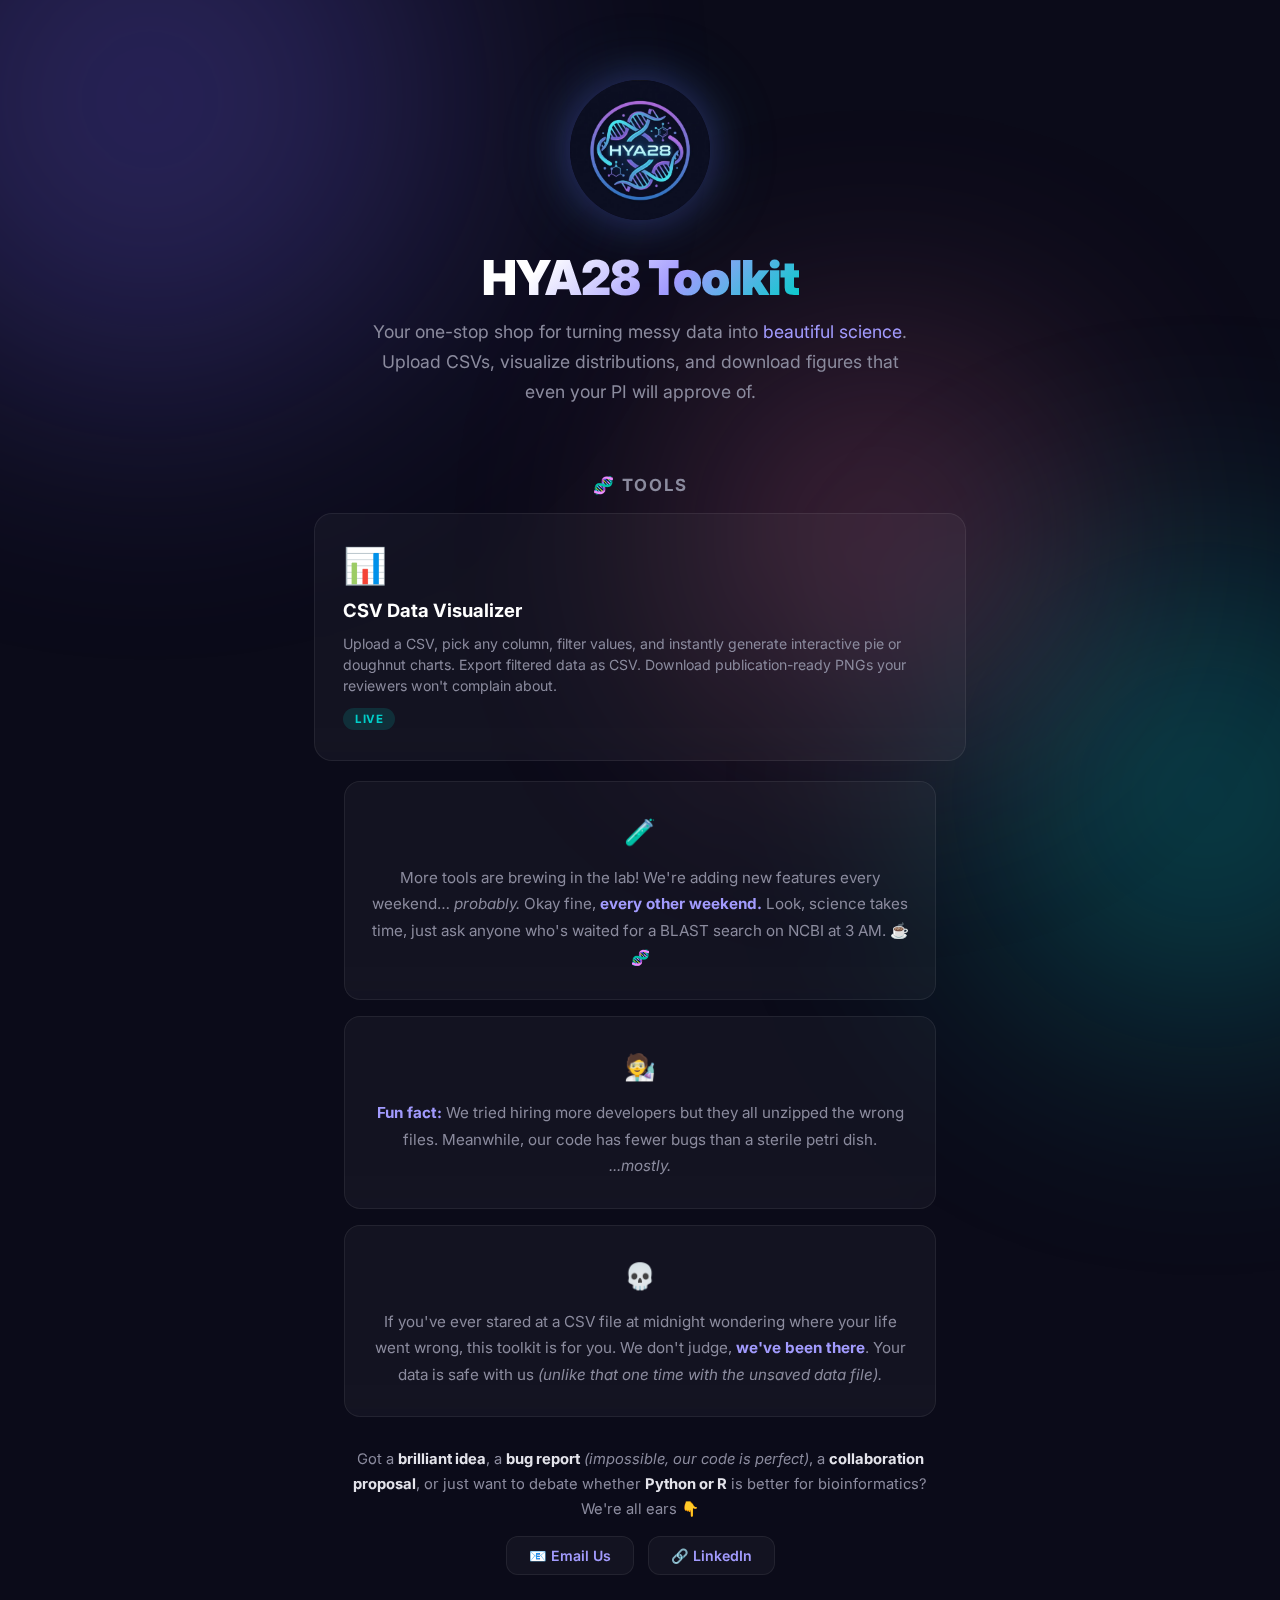
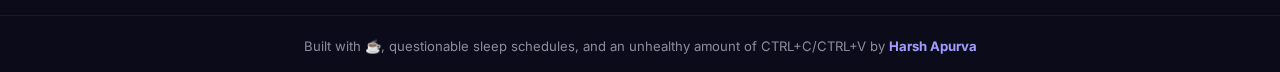
<file: index.html>
<!DOCTYPE html>
<html lang="en">
<head>
  <meta charset="UTF-8">
  <meta name="viewport" content="width=device-width, initial-scale=1.0">
  <title>HYA28 · Bioinformatics Toolkit</title>
  <meta name="description" content="HYA28 Bioinformatics Toolkit – Data analysis and visualization tools by Harsh Apurva.">
  <link rel="preconnect" href="https://fonts.googleapis.com">
  <link href="https://fonts.googleapis.com/css2?family=Inter:wght@400;500;600;700;800;900&display=swap" rel="stylesheet">
  <style>
    *, *::before, *::after { box-sizing: border-box; margin: 0; padding: 0; }

    :root {
      --bg: #0b0b19;
      --surface: rgba(255,255,255,0.035);
      --border: rgba(255,255,255,0.07);
      --text: #e4e4eb;
      --text-muted: #8b8b9e;
      --accent: #6c5ce7;
      --accent-light: #a29bfe;
      --accent-glow: rgba(108,92,231,0.35);
      --success: #00cec9;
      --font: 'Inter', -apple-system, BlinkMacSystemFont, sans-serif;
    }

    body {
      font-family: var(--font);
      background: var(--bg);
      color: var(--text);
      min-height: 100vh;
      overflow-x: hidden;
      display: flex;
      flex-direction: column;
    }

    .blob { position: fixed; border-radius: 50%; filter: blur(140px); opacity: 0.3; pointer-events: none; z-index: 0; }
    .blob-1 { width: 600px; height: 600px; background: var(--accent); top: -200px; left: -150px; animation: bf 22s ease-in-out infinite alternate; }
    .blob-2 { width: 450px; height: 450px; background: #00cec9; bottom: -120px; right: -150px; animation: bf 26s ease-in-out infinite alternate-reverse; }
    .blob-3 { width: 350px; height: 350px; background: #fd79a8; top: 40%; left: 55%; animation: bf 30s ease-in-out infinite alternate; }
    @keyframes bf { 0%{transform:translate(0,0) scale(1)} 100%{transform:translate(50px,40px) scale(1.15)} }

    .hero {
      position: relative; z-index: 1;
      display: flex; flex-direction: column; align-items: center; justify-content: center;
      text-align: center; padding: 80px 24px 28px;
    }

    .hero-logo {
      width: 140px; height: 140px; border-radius: 50%; object-fit: cover;
      box-shadow: 0 0 40px var(--accent-glow), 0 0 80px rgba(0,206,201,0.15);
      margin-bottom: 28px;
      animation: logoFloat 6s ease-in-out infinite;
    }
    @keyframes logoFloat { 0%,100%{transform:translateY(0)} 50%{transform:translateY(-10px)} }

    .hero h1 {
      font-size: 3rem; font-weight: 900; letter-spacing: -1px;
      background: linear-gradient(135deg, #fff 20%, var(--accent-light) 60%, var(--success));
      -webkit-background-clip: text; -webkit-text-fill-color: transparent; background-clip: text;
      margin-bottom: 10px;
    }

    .hero .tagline {
      color: var(--text-muted); font-size: 1.1rem; max-width: 540px; line-height: 1.7;
      margin-bottom: 40px;
    }
    .hero .tagline em { color: var(--accent-light); font-style: normal; }

    /* Tools */
    .tools-section {
      position: relative; z-index: 1;
      max-width: 700px; width: 100%; margin: 0 auto;
      padding: 0 24px 20px;
    }
    .tools-section h2 {
      font-size: 1.05rem; text-transform: uppercase; letter-spacing: 2px;
      color: var(--text-muted); margin-bottom: 18px; text-align: center;
    }
    .tool-card {
      background: var(--surface); border: 1px solid var(--border); border-radius: 18px;
      padding: 30px 28px; text-decoration: none; color: var(--text);
      backdrop-filter: blur(14px); -webkit-backdrop-filter: blur(14px);
      transition: transform 0.3s ease, box-shadow 0.3s ease, border-color 0.3s;
      display: flex; flex-direction: column; gap: 12px;
      animation: fadeUp 0.5s ease both;
    }
    .tool-card:hover {
      transform: translateY(-4px);
      box-shadow: 0 12px 40px rgba(0,0,0,0.3);
      border-color: var(--accent);
    }
    @keyframes fadeUp { from{opacity:0;transform:translateY(16px)} to{opacity:1;transform:translateY(0)} }
    .tool-icon { font-size: 2.2rem; }
    .tool-card h3 { font-size: 1.15rem; font-weight: 700; color: #fff; }
    .tool-card p { font-size: 0.88rem; color: var(--text-muted); line-height: 1.5; }
    .tool-badge {
      display: inline-block; align-self: flex-start;
      padding: 4px 12px; border-radius: 20px; font-size: 0.72rem; font-weight: 700;
      text-transform: uppercase; letter-spacing: 0.5px;
      background: rgba(0,206,201,0.15); color: var(--success);
    }

    /* Glass card */
    .glass-card {
      position: relative; z-index: 1;
      max-width: 640px; margin: 0 auto;
      padding: 0 24px 16px;
    }
    .glass-card .inner {
      background: var(--surface); border: 1px solid var(--border);
      border-radius: 16px; padding: 28px 26px;
      backdrop-filter: blur(14px); -webkit-backdrop-filter: blur(14px);
      font-size: 0.95rem; color: var(--text-muted); line-height: 1.75;
      text-align: center;
    }
    .glass-card .inner strong { color: var(--accent-light); }
    .glass-card .inner .emoji { font-size: 1.6rem; display: block; margin-bottom: 10px; }
    .glass-card .inner em { color: #8b8b9e; }

    /* Contact */
    .contact-section {
      position: relative; z-index: 1;
      text-align: center; max-width: 640px; margin: 0 auto;
      padding: 14px 24px 30px;
    }
    .contact-section p {
      font-size: 0.92rem; color: var(--text-muted); line-height: 1.7; margin-bottom: 14px;
    }
    .contact-section p strong { color: var(--text); }
    .contact-links { display: flex; gap: 14px; justify-content: center; flex-wrap: wrap; }
    .contact-links a {
      display: inline-flex; align-items: center; gap: 8px;
      padding: 10px 22px; border-radius: 12px;
      background: var(--surface); border: 1px solid var(--border);
      color: var(--accent-light); text-decoration: none; font-size: 0.88rem; font-weight: 600;
      transition: all 0.3s;
    }
    .contact-links a:hover {
      background: rgba(108,92,231,0.12); border-color: var(--accent);
      transform: translateY(-2px);
    }

    footer {
      position: relative; z-index: 1; text-align: center;
      padding: 22px 20px 18px; border-top: 1px solid var(--border);
      color: var(--text-muted); font-size: 0.82rem; margin-top: 10px;
    }
    footer strong { color: var(--accent-light); }

    @media (max-width: 600px) {
      .hero h1 { font-size: 2rem; }
      .hero-logo { width: 100px; height: 100px; }
    }
  </style>
</head>
<body>

  <div class="blob blob-1"></div>
  <div class="blob blob-2"></div>
  <div class="blob blob-3"></div>

  <section class="hero">
    <img src="Logo_HYA28.png" alt="HYA28 Logo" class="hero-logo">
    <h1>HYA28 Toolkit</h1>
    <p class="tagline">
      Your one-stop shop for turning messy data into <em>beautiful science</em>. 
      Upload CSVs, visualize distributions, and download figures that even your PI will approve of.
    </p>
  </section>

  <section class="tools-section">
    <h2>🧬 Tools</h2>
    <a href="csv-visualizer.html" class="tool-card">
      <span class="tool-icon">📊</span>
      <h3>CSV Data Visualizer</h3>
      <p>Upload a CSV, pick any column, filter values, and instantly generate interactive pie or doughnut charts. Export filtered data as CSV. Download publication-ready PNGs your reviewers won't complain about.</p>
      <span class="tool-badge">Live</span>
    </a>
  </section>

  <!-- Stay Tuned -->
  <div class="glass-card">
    <div class="inner">
      <span class="emoji">🧪</span>
      More tools are brewing in the lab! We're adding new features every weekend…
      <em>probably.</em> Okay fine, <strong>every other weekend.</strong>
      Look, science takes time, just ask anyone who's waited for a BLAST search on NCBI at 3 AM.
      ☕🧬
    </div>
  </div>

  <!-- DNA Joke -->
  <div class="glass-card">
    <div class="inner">
      <span class="emoji">🧑‍🔬</span>
      <strong>Fun fact:</strong> We tried hiring more developers but they all unzipped the wrong files.
      Meanwhile, our code has fewer bugs than a sterile petri dish.
      <em>...mostly.</em>
    </div>
  </div>

  <!-- Bioinformatics Reality -->
  <div class="glass-card">
    <div class="inner">
      <span class="emoji">💀</span>
      If you've ever stared at a CSV file at midnight wondering where your life went wrong,
      this toolkit is for you. We don't judge, <strong>we've been there</strong>.
      Your data is safe with us <em>(unlike that one time with the unsaved data file).</em>
    </div>
  </div>

  <!-- Contact -->
  <section class="contact-section">
    <p>
      Got a <strong>brilliant idea</strong>, a <strong>bug report</strong>
      <em>(impossible, our code is perfect)</em>,
      a <strong>collaboration proposal</strong>,
      or just want to debate whether <strong>Python or R</strong> is better for bioinformatics?
      We're all ears 👇
    </p>
    <div class="contact-links">
      <a href="mailto:harsh.bioinfo28@gmail.com">📧 Email Us</a>
      <a href="https://www.linkedin.com/in/harsh-apurva" target="_blank" rel="noopener noreferrer">🔗 LinkedIn</a>
    </div>
  </section>

  <footer>
    <p>Built with ☕, questionable sleep schedules, and an unhealthy amount of CTRL+C/CTRL+V by <strong>Harsh Apurva</strong></p>
  </footer>

</body>
</html>
</file>
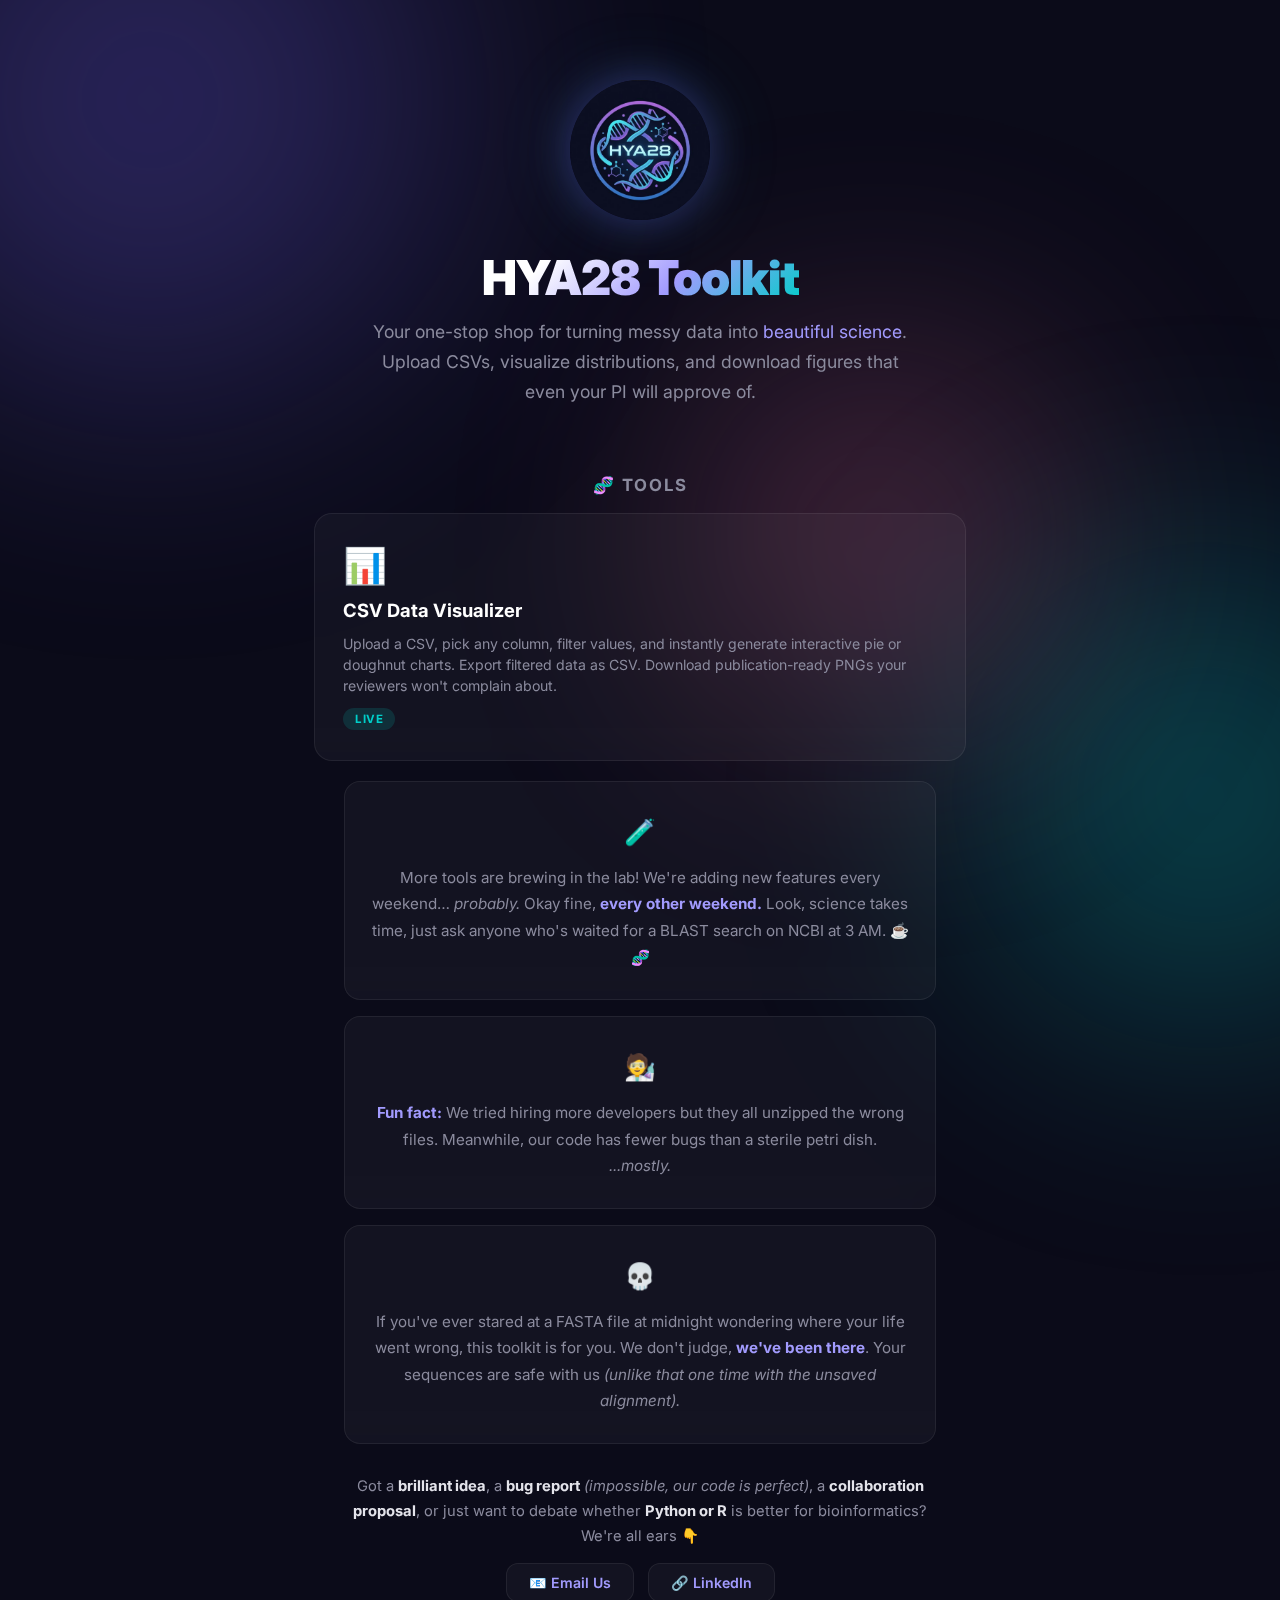
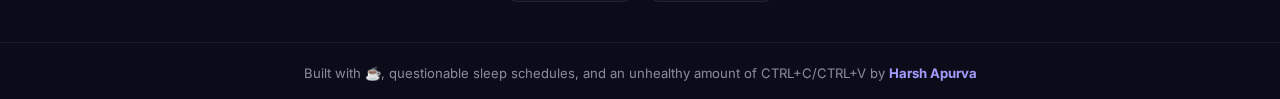
<file: Index.html>
<!DOCTYPE html>
<html lang="en">
<head>
  <meta charset="UTF-8">
  <meta name="viewport" content="width=device-width, initial-scale=1.0">
  <title>HYA28 · Bioinformatics Toolkit</title>
  <meta name="description" content="HYA28 Bioinformatics Toolkit – Data analysis and visualization tools by Harsh Apurva.">
  <link rel="preconnect" href="https://fonts.googleapis.com">
  <link href="https://fonts.googleapis.com/css2?family=Inter:wght@400;500;600;700;800;900&display=swap" rel="stylesheet">
  <style>
    *, *::before, *::after { box-sizing: border-box; margin: 0; padding: 0; }

    :root {
      --bg: #0b0b19;
      --surface: rgba(255,255,255,0.035);
      --border: rgba(255,255,255,0.07);
      --text: #e4e4eb;
      --text-muted: #8b8b9e;
      --accent: #6c5ce7;
      --accent-light: #a29bfe;
      --accent-glow: rgba(108,92,231,0.35);
      --success: #00cec9;
      --font: 'Inter', -apple-system, BlinkMacSystemFont, sans-serif;
    }

    body {
      font-family: var(--font);
      background: var(--bg);
      color: var(--text);
      min-height: 100vh;
      overflow-x: hidden;
      display: flex;
      flex-direction: column;
    }

    .blob { position: fixed; border-radius: 50%; filter: blur(140px); opacity: 0.3; pointer-events: none; z-index: 0; }
    .blob-1 { width: 600px; height: 600px; background: var(--accent); top: -200px; left: -150px; animation: bf 22s ease-in-out infinite alternate; }
    .blob-2 { width: 450px; height: 450px; background: #00cec9; bottom: -120px; right: -150px; animation: bf 26s ease-in-out infinite alternate-reverse; }
    .blob-3 { width: 350px; height: 350px; background: #fd79a8; top: 40%; left: 55%; animation: bf 30s ease-in-out infinite alternate; }
    @keyframes bf { 0%{transform:translate(0,0) scale(1)} 100%{transform:translate(50px,40px) scale(1.15)} }

    .hero {
      position: relative; z-index: 1;
      display: flex; flex-direction: column; align-items: center; justify-content: center;
      text-align: center; padding: 80px 24px 28px;
    }

    .hero-logo {
      width: 140px; height: 140px; border-radius: 50%; object-fit: cover;
      box-shadow: 0 0 40px var(--accent-glow), 0 0 80px rgba(0,206,201,0.15);
      margin-bottom: 28px;
      animation: logoFloat 6s ease-in-out infinite;
    }
    @keyframes logoFloat { 0%,100%{transform:translateY(0)} 50%{transform:translateY(-10px)} }

    .hero h1 {
      font-size: 3rem; font-weight: 900; letter-spacing: -1px;
      background: linear-gradient(135deg, #fff 20%, var(--accent-light) 60%, var(--success));
      -webkit-background-clip: text; -webkit-text-fill-color: transparent; background-clip: text;
      margin-bottom: 10px;
    }

    .hero .tagline {
      color: var(--text-muted); font-size: 1.1rem; max-width: 540px; line-height: 1.7;
      margin-bottom: 40px;
    }
    .hero .tagline em { color: var(--accent-light); font-style: normal; }

    /* Tools */
    .tools-section {
      position: relative; z-index: 1;
      max-width: 700px; width: 100%; margin: 0 auto;
      padding: 0 24px 20px;
    }
    .tools-section h2 {
      font-size: 1.05rem; text-transform: uppercase; letter-spacing: 2px;
      color: var(--text-muted); margin-bottom: 18px; text-align: center;
    }
    .tool-card {
      background: var(--surface); border: 1px solid var(--border); border-radius: 18px;
      padding: 30px 28px; text-decoration: none; color: var(--text);
      backdrop-filter: blur(14px); -webkit-backdrop-filter: blur(14px);
      transition: transform 0.3s ease, box-shadow 0.3s ease, border-color 0.3s;
      display: flex; flex-direction: column; gap: 12px;
      animation: fadeUp 0.5s ease both;
    }
    .tool-card:hover {
      transform: translateY(-4px);
      box-shadow: 0 12px 40px rgba(0,0,0,0.3);
      border-color: var(--accent);
    }
    @keyframes fadeUp { from{opacity:0;transform:translateY(16px)} to{opacity:1;transform:translateY(0)} }
    .tool-icon { font-size: 2.2rem; }
    .tool-card h3 { font-size: 1.15rem; font-weight: 700; color: #fff; }
    .tool-card p { font-size: 0.88rem; color: var(--text-muted); line-height: 1.5; }
    .tool-badge {
      display: inline-block; align-self: flex-start;
      padding: 4px 12px; border-radius: 20px; font-size: 0.72rem; font-weight: 700;
      text-transform: uppercase; letter-spacing: 0.5px;
      background: rgba(0,206,201,0.15); color: var(--success);
    }

    /* Glass card */
    .glass-card {
      position: relative; z-index: 1;
      max-width: 640px; margin: 0 auto;
      padding: 0 24px 16px;
    }
    .glass-card .inner {
      background: var(--surface); border: 1px solid var(--border);
      border-radius: 16px; padding: 28px 26px;
      backdrop-filter: blur(14px); -webkit-backdrop-filter: blur(14px);
      font-size: 0.95rem; color: var(--text-muted); line-height: 1.75;
      text-align: center;
    }
    .glass-card .inner strong { color: var(--accent-light); }
    .glass-card .inner .emoji { font-size: 1.6rem; display: block; margin-bottom: 10px; }
    .glass-card .inner em { color: #8b8b9e; }

    /* Contact */
    .contact-section {
      position: relative; z-index: 1;
      text-align: center; max-width: 640px; margin: 0 auto;
      padding: 14px 24px 30px;
    }
    .contact-section p {
      font-size: 0.92rem; color: var(--text-muted); line-height: 1.7; margin-bottom: 14px;
    }
    .contact-section p strong { color: var(--text); }
    .contact-links { display: flex; gap: 14px; justify-content: center; flex-wrap: wrap; }
    .contact-links a {
      display: inline-flex; align-items: center; gap: 8px;
      padding: 10px 22px; border-radius: 12px;
      background: var(--surface); border: 1px solid var(--border);
      color: var(--accent-light); text-decoration: none; font-size: 0.88rem; font-weight: 600;
      transition: all 0.3s;
    }
    .contact-links a:hover {
      background: rgba(108,92,231,0.12); border-color: var(--accent);
      transform: translateY(-2px);
    }

    footer {
      position: relative; z-index: 1; text-align: center;
      padding: 22px 20px 18px; border-top: 1px solid var(--border);
      color: var(--text-muted); font-size: 0.82rem; margin-top: 10px;
    }
    footer strong { color: var(--accent-light); }

    @media (max-width: 600px) {
      .hero h1 { font-size: 2rem; }
      .hero-logo { width: 100px; height: 100px; }
    }
  </style>
</head>
<body>

  <div class="blob blob-1"></div>
  <div class="blob blob-2"></div>
  <div class="blob blob-3"></div>

  <section class="hero">
    <img src="Logo_HYA28.png" alt="HYA28 Logo" class="hero-logo">
    <h1>HYA28 Toolkit</h1>
    <p class="tagline">
      Your one-stop shop for turning messy data into <em>beautiful science</em>. 
      Upload CSVs, visualize distributions, and download figures that even your PI will approve of.
    </p>
  </section>

  <section class="tools-section">
    <h2>🧬 Tools</h2>
    <a href="csv-visualizer.html" class="tool-card">
      <span class="tool-icon">📊</span>
      <h3>CSV Data Visualizer</h3>
      <p>Upload a CSV, pick any column, filter values, and instantly generate interactive pie or doughnut charts. Export filtered data as CSV. Download publication-ready PNGs your reviewers won't complain about.</p>
      <span class="tool-badge">Live</span>
    </a>
  </section>

  <!-- Stay Tuned -->
  <div class="glass-card">
    <div class="inner">
      <span class="emoji">🧪</span>
      More tools are brewing in the lab! We're adding new features every weekend…
      <em>probably.</em> Okay fine, <strong>every other weekend.</strong>
      Look, science takes time, just ask anyone who's waited for a BLAST search on NCBI at 3 AM.
      ☕🧬
    </div>
  </div>

  <!-- DNA Joke -->
  <div class="glass-card">
    <div class="inner">
      <span class="emoji">🧑‍🔬</span>
      <strong>Fun fact:</strong> We tried hiring more developers but they all unzipped the wrong files.
      Meanwhile, our code has fewer bugs than a sterile petri dish.
      <em>...mostly.</em>
    </div>
  </div>

  <!-- Bioinformatics Reality -->
  <div class="glass-card">
    <div class="inner">
      <span class="emoji">💀</span>
      If you've ever stared at a FASTA file at midnight wondering where your life went wrong,
      this toolkit is for you. We don't judge, <strong>we've been there</strong>.
      Your sequences are safe with us <em>(unlike that one time with the unsaved alignment).</em>
    </div>
  </div>

  <!-- Contact -->
  <section class="contact-section">
    <p>
      Got a <strong>brilliant idea</strong>, a <strong>bug report</strong>
      <em>(impossible, our code is perfect)</em>,
      a <strong>collaboration proposal</strong>,
      or just want to debate whether <strong>Python or R</strong> is better for bioinformatics?
      We're all ears 👇
    </p>
    <div class="contact-links">
      <a href="mailto:harsh.bioinfo28@gmail.com">📧 Email Us</a>
      <a href="https://www.linkedin.com/in/harsh-apurva" target="_blank" rel="noopener noreferrer">🔗 LinkedIn</a>
    </div>
  </section>

  <footer>
    <p>Built with ☕, questionable sleep schedules, and an unhealthy amount of CTRL+C/CTRL+V by <strong>Harsh Apurva</strong></p>
  </footer>

</body>
</html>
</file>
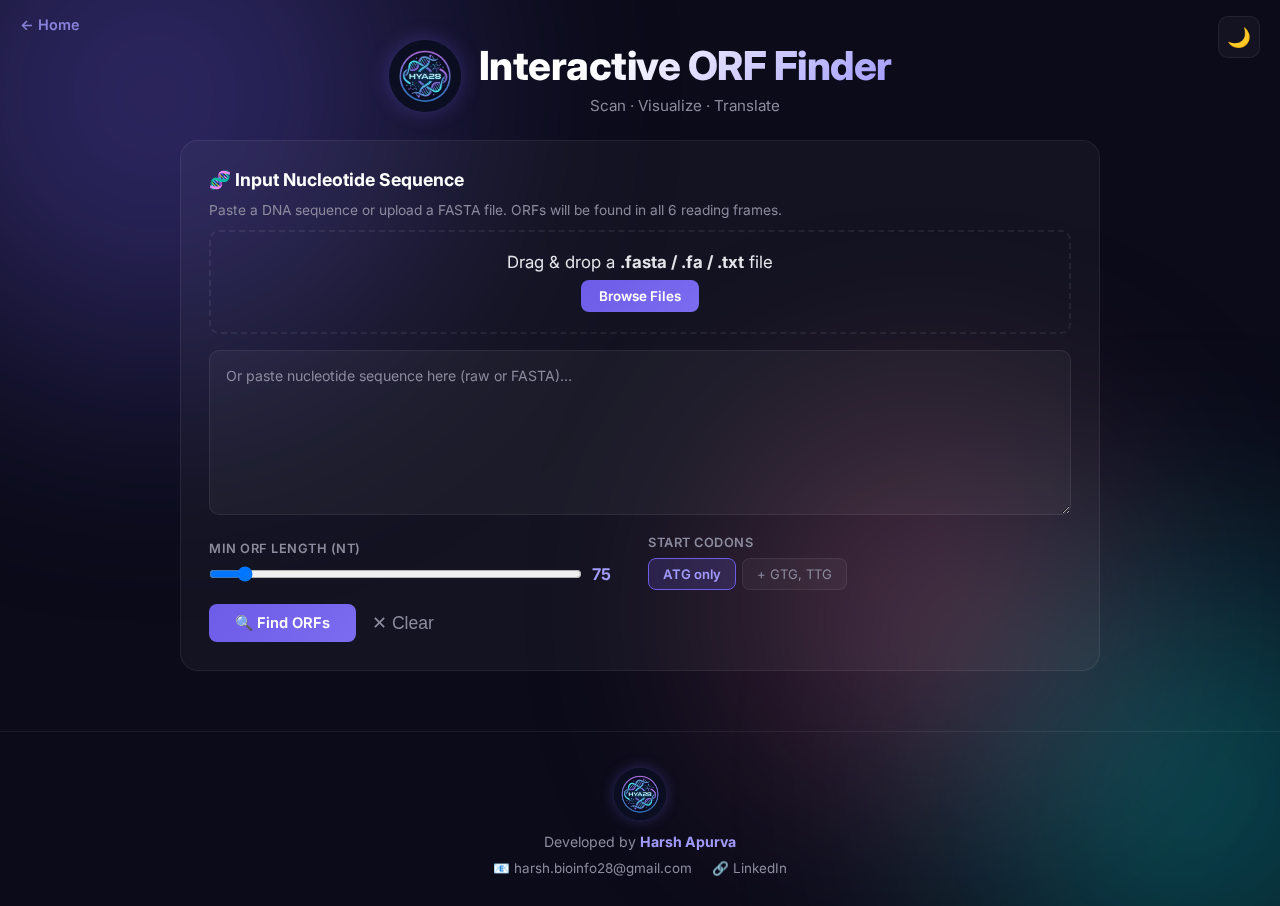
<file: orf-finder.html>
<!DOCTYPE html>
<html lang="en" data-theme="dark">
<head>
  <meta charset="UTF-8">
  <meta name="viewport" content="width=device-width, initial-scale=1.0">
  <title>HYA28 · Interactive ORF Finder</title>
  <meta name="description" content="Find open reading frames in DNA sequences. Visualize ORFs across all 6 reading frames in a genome-browser-style interactive view.">
  <link rel="preconnect" href="https://fonts.googleapis.com">
  <link href="https://fonts.googleapis.com/css2?family=Inter:wght@400;500;600;700;800&display=swap" rel="stylesheet">
  <link rel="stylesheet" href="styles.css">
</head>
<body>

  <div class="blob blob-1"></div>
  <div class="blob blob-2"></div>
  <div class="blob blob-3"></div>

  <header>
    <a href="index.html" class="home-link" title="Back to HYA28 Toolkit">← Home</a>
    <div class="header-inner">
      <a href="index.html" title="Back to HYA28 Toolkit"><img src="Logo_HYA28.png" alt="HYA28 Logo" class="header-logo"></a>
      <div>
        <h1>Interactive ORF Finder</h1>
        <p class="subtitle">Scan · Visualize · Translate</p>
      </div>
    </div>
    <button class="theme-toggle" id="themeToggle" title="Toggle light/dark theme">🌙</button>
  </header>

  <main>
    <!-- Input -->
    <section class="card" id="inputCard">
      <h2>🧬 Input Nucleotide Sequence</h2>
      <p class="controls-hint">Paste a DNA sequence or upload a FASTA file. ORFs will be found in all 6 reading frames.</p>
      <div class="upload-zone" id="dropZone" style="margin-bottom:16px;min-height:auto;padding:20px;">
        <p class="upload-text" style="margin-bottom:8px;">Drag & drop a <strong>.fasta / .fa / .txt</strong> file</p>
        <label for="fastaUpload" class="btn-primary" style="font-size:0.84rem;padding:8px 18px;">Browse Files</label>
        <input type="file" id="fastaUpload" accept=".fasta,.fa,.fna,.faa,.txt" hidden>
      </div>
      <textarea id="seqInput" class="seq-textarea" rows="6" placeholder="Or paste nucleotide sequence here (raw or FASTA)…" spellcheck="false"></textarea>
      <div style="display:flex;flex-wrap:wrap;gap:16px;margin-top:16px;align-items:center;">
        <div class="option-group" style="min-width:180px;">
          <label class="option-label">Min ORF Length (nt)</label>
          <div style="display:flex;align-items:center;gap:10px;">
            <input type="range" id="minLenSlider" min="30" max="600" value="75" step="3" style="flex:1;">
            <span id="minLenVal" style="font-weight:700;color:var(--accent-light);min-width:40px;">75</span>
          </div>
        </div>
        <div class="option-group" style="min-width:180px;">
          <label class="option-label">Start Codons</label>
          <div class="toggle-group">
            <button class="toggle-btn active" data-start="atg" id="startATG">ATG only</button>
            <button class="toggle-btn" data-start="alt" id="startAlt">+ GTG, TTG</button>
          </div>
        </div>
      </div>
      <div style="display:flex;gap:10px;margin-top:14px;flex-wrap:wrap;">
        <button class="btn-primary" id="findBtn">🔍 Find ORFs</button>
        <button class="btn-clear" id="clearBtn">✕ Clear</button>
      </div>
      <div id="seqError" class="seq-error" style="display:none;"></div>
    </section>

    <!-- Results -->
    <div id="resultsContainer" style="display:none;">

      <!-- Summary -->
      <section class="card">
        <h2>📋 ORF Summary</h2>
        <div class="stats-grid" id="summaryGrid"></div>
      </section>

      <!-- Genome Browser -->
      <section class="card">
        <h2>🗺️ Genome Browser</h2>
        <p class="controls-hint">Click any ORF bar to see its details. Colors represent reading frames.</p>
        <div id="genomeBrowser" class="genome-browser"></div>
      </section>

      <!-- ORF Detail -->
      <section class="card" id="orfDetailCard" style="display:none;">
        <h2>🔬 ORF Details</h2>
        <div class="stats-grid" id="orfDetailGrid"></div>
        <div style="margin-top:14px;">
          <label class="option-label">Protein Translation</label>
          <div class="seq-display-box" id="orfProteinBox" style="max-height:150px;overflow-y:auto;"></div>
        </div>
      </section>

      <!-- ORF Table -->
      <section class="card">
        <h2>📊 All ORFs <span class="badge" id="orfCount"></span></h2>
        <div class="table-scroll" style="max-height:400px;">
          <table id="orfTable">
            <thead><tr><th>#</th><th>Frame</th><th>Start</th><th>End</th><th>Length (nt)</th><th>Length (aa)</th><th>Protein Preview</th></tr></thead>
            <tbody id="orfBody"></tbody>
          </table>
        </div>
      </section>
    </div>
  </main>

  <footer>
    <img src="Logo_HYA28.png" alt="HYA28" class="footer-logo">
    <p>Developed by <strong>Harsh Apurva</strong></p>
    <div class="footer-links">
      <a href="mailto:harsh.bioinfo28@gmail.com" title="Email">📧 harsh.bioinfo28@gmail.com</a>
      <a href="https://www.linkedin.com/in/harsh-apurva" target="_blank" rel="noopener noreferrer" title="LinkedIn">🔗 LinkedIn</a>
    </div>
  </footer>

<script>
// ===== Theme =====
const themeToggle = document.getElementById('themeToggle');
function applyTheme(t) { document.documentElement.setAttribute('data-theme', t); themeToggle.textContent = t === 'dark' ? '🌙' : '☀️'; }
applyTheme(localStorage.getItem('hya28-theme') || 'dark');
themeToggle.addEventListener('click', () => {
  const next = document.documentElement.getAttribute('data-theme') === 'dark' ? 'light' : 'dark';
  localStorage.setItem('hya28-theme', next); applyTheme(next);
});

// ===== Codon Table =====
const CODON_TABLE = {
  'TTT':'F','TTC':'F','TTA':'L','TTG':'L','CTT':'L','CTC':'L','CTA':'L','CTG':'L',
  'ATT':'I','ATC':'I','ATA':'I','ATG':'M','GTT':'V','GTC':'V','GTA':'V','GTG':'V',
  'TCT':'S','TCC':'S','TCA':'S','TCG':'S','CCT':'P','CCC':'P','CCA':'P','CCG':'P',
  'ACT':'T','ACC':'T','ACA':'T','ACG':'T','GCT':'A','GCC':'A','GCA':'A','GCG':'A',
  'TAT':'Y','TAC':'Y','TAA':'*','TAG':'*','TGT':'C','TGC':'C','TGA':'*','TGG':'W',
  'CGT':'R','CGC':'R','CGA':'R','CGG':'R','AGT':'S','AGC':'S','AGA':'R','AGG':'R',
  'GAT':'D','GAC':'D','GAA':'E','GAG':'E','GGT':'G','GGC':'G','GGA':'G','GGG':'G'
};

const STOP_CODONS = new Set(['TAA', 'TAG', 'TGA']);
const FRAME_COLORS = ['#6c5ce7', '#00cec9', '#fd79a8', '#0984e3', '#e17055', '#00b894'];

// ===== DOM =====
const seqInput = document.getElementById('seqInput');
const findBtn = document.getElementById('findBtn');
const clearBtn = document.getElementById('clearBtn');
const seqError = document.getElementById('seqError');
const minLenSlider = document.getElementById('minLenSlider');
const minLenVal = document.getElementById('minLenVal');
const dropZone = document.getElementById('dropZone');
const fastaUpload = document.getElementById('fastaUpload');

let startCodons = ['ATG'];
let allOrfs = [];

// ===== File Upload =====
dropZone.addEventListener('click', (e) => { if (e.target.tagName !== 'LABEL') fastaUpload.click(); });
dropZone.addEventListener('dragover', (e) => { e.preventDefault(); dropZone.classList.add('drag-over'); });
dropZone.addEventListener('dragleave', () => dropZone.classList.remove('drag-over'));
dropZone.addEventListener('drop', (e) => {
  e.preventDefault(); dropZone.classList.remove('drag-over');
  const file = e.dataTransfer.files[0];
  if (file) readFastaFile(file);
});
fastaUpload.addEventListener('change', (e) => { if (e.target.files[0]) readFastaFile(e.target.files[0]); });

function readFastaFile(file) {
  const reader = new FileReader();
  reader.onload = (e) => { seqInput.value = e.target.result; };
  reader.readAsText(file);
}

minLenSlider.addEventListener('input', () => { minLenVal.textContent = minLenSlider.value; });

// Start codon toggle
document.getElementById('startATG').addEventListener('click', () => {
  startCodons = ['ATG'];
  document.getElementById('startATG').classList.add('active');
  document.getElementById('startAlt').classList.remove('active');
});
document.getElementById('startAlt').addEventListener('click', () => {
  startCodons = ['ATG', 'GTG', 'TTG'];
  document.getElementById('startAlt').classList.add('active');
  document.getElementById('startATG').classList.remove('active');
});

// ===== Parse =====
function parseFasta(raw) {
  return raw.split(/\r?\n/).filter(l => !l.trim().startsWith('>')).join('').replace(/\s+/g, '').toUpperCase();
}

function reverseComplement(seq) {
  const comp = { 'A':'T','T':'A','G':'C','C':'G' };
  return seq.split('').reverse().map(c => comp[c] || c).join('');
}

function translateSeq(seq) {
  let protein = '';
  for (let i = 0; i <= seq.length - 3; i += 3) {
    protein += CODON_TABLE[seq.slice(i, i + 3)] || '?';
  }
  return protein;
}

// ===== Find ORFs =====
function findORFs(seq, minLen) {
  const orfs = [];
  const revComp = reverseComplement(seq);
  const seqLen = seq.length;

  // Forward frames
  for (let frame = 0; frame < 3; frame++) {
    scanFrame(seq, frame, `+${frame + 1}`, orfs, minLen, seqLen, false);
  }
  // Reverse frames
  for (let frame = 0; frame < 3; frame++) {
    scanFrame(revComp, frame, `-${frame + 1}`, orfs, minLen, seqLen, true);
  }

  orfs.sort((a, b) => b.length - a.length);
  return orfs;
}

function scanFrame(seq, frameOffset, frameLabel, orfs, minLen, seqLen, isReverse) {
  let startPositions = [];
  for (let i = frameOffset; i <= seq.length - 3; i += 3) {
    const codon = seq.slice(i, i + 3);
    if (startCodons.includes(codon)) {
      startPositions.push(i);
    }
    if (STOP_CODONS.has(codon)) {
      for (const startPos of startPositions) {
        const orfLen = i + 3 - startPos;
        if (orfLen >= minLen) {
          const orfSeq = seq.slice(startPos, i + 3);
          const protein = translateSeq(orfSeq);
          let genomeStart, genomeEnd;
          if (isReverse) {
            genomeStart = seqLen - (i + 3);
            genomeEnd = seqLen - startPos;
          } else {
            genomeStart = startPos;
            genomeEnd = i + 3;
          }
          orfs.push({
            start: genomeStart,
            end: genomeEnd,
            frame: frameLabel,
            length: orfLen,
            protein: protein,
            aaLength: Math.floor(orfLen / 3)
          });
        }
      }
      startPositions = [];
    }
  }
}

// ===== Render =====
function renderSummary(orfs, seqLen) {
  const grid = document.getElementById('summaryGrid');
  const frames = {};
  orfs.forEach(o => { frames[o.frame] = (frames[o.frame] || 0) + 1; });
  const longest = orfs.length > 0 ? orfs[0] : null;
  grid.innerHTML = `
    <div class="stat-box"><div class="stat-label">Sequence Length</div><div class="stat-value">${seqLen.toLocaleString()} bp</div></div>
    <div class="stat-box"><div class="stat-label">Total ORFs</div><div class="stat-value">${orfs.length}</div></div>
    <div class="stat-box"><div class="stat-label">Longest ORF</div><div class="stat-value">${longest ? longest.length + ' nt' : 'N/A'}</div></div>
    <div class="stat-box"><div class="stat-label">Frames with ORFs</div><div class="stat-value">${Object.keys(frames).length} / 6</div></div>
  `;
}

function renderGenomeBrowser(orfs, seqLen) {
  const browser = document.getElementById('genomeBrowser');
  const frameOrder = ['+1', '+2', '+3', '-1', '-2', '-3'];
  const grouped = {};
  frameOrder.forEach(f => grouped[f] = []);
  orfs.forEach(o => { if (grouped[o.frame]) grouped[o.frame].push(o); });

  let html = `<div class="genome-ruler"><div class="ruler-label">0</div><div class="ruler-label">${Math.floor(seqLen/4)}</div><div class="ruler-label">${Math.floor(seqLen/2)}</div><div class="ruler-label">${Math.floor(3*seqLen/4)}</div><div class="ruler-label">${seqLen}</div></div>`;

  frameOrder.forEach((frame, fi) => {
    const orfBars = grouped[frame];
    const color = FRAME_COLORS[fi];
    const direction = frame.startsWith('+') ? '→' : '←';
    html += `<div class="genome-track">
      <div class="track-label">${direction} ${frame}</div>
      <div class="track-bar">`;
    orfBars.forEach((orf, idx) => {
      const left = (orf.start / seqLen * 100).toFixed(2);
      const width = Math.max(((orf.end - orf.start) / seqLen * 100), 0.3).toFixed(2);
      html += `<div class="orf-bar" style="left:${left}%;width:${width}%;background:${color};" data-orf-idx="${orfs.indexOf(orf)}" title="Frame ${frame}: ${orf.start}-${orf.end} (${orf.length}nt)"></div>`;
    });
    html += `</div></div>`;
  });

  browser.innerHTML = html;

  // Click events
  browser.querySelectorAll('.orf-bar').forEach(bar => {
    bar.addEventListener('click', () => {
      const idx = parseInt(bar.dataset.orfIdx);
      showOrfDetail(allOrfs[idx]);
      // highlight
      browser.querySelectorAll('.orf-bar').forEach(b => b.classList.remove('orf-selected'));
      bar.classList.add('orf-selected');
    });
  });
}

function showOrfDetail(orf) {
  const card = document.getElementById('orfDetailCard');
  card.style.display = 'block';
  document.getElementById('orfDetailGrid').innerHTML = `
    <div class="stat-box"><div class="stat-label">Frame</div><div class="stat-value">${orf.frame}</div></div>
    <div class="stat-box"><div class="stat-label">Start</div><div class="stat-value">${orf.start}</div></div>
    <div class="stat-box"><div class="stat-label">End</div><div class="stat-value">${orf.end}</div></div>
    <div class="stat-box"><div class="stat-label">Length</div><div class="stat-value">${orf.length} nt (${orf.aaLength} aa)</div></div>
  `;
  const proteinBox = document.getElementById('orfProteinBox');
  let formatted = '';
  for (let i = 0; i < orf.protein.length; i += 60) formatted += orf.protein.slice(i, i + 60) + '\n';
  proteinBox.textContent = formatted.trimEnd();
  card.scrollIntoView({ behavior: 'smooth', block: 'center' });
}

function renderOrfTable(orfs) {
  document.getElementById('orfCount').textContent = orfs.length;
  const body = document.getElementById('orfBody');
  body.innerHTML = orfs.map((o, i) => `
    <tr class="orf-row" data-idx="${i}" style="cursor:pointer;">
      <td>${i + 1}</td>
      <td><span style="color:${FRAME_COLORS[['+1','+2','+3','-1','-2','-3'].indexOf(o.frame)]};font-weight:700;">${o.frame}</span></td>
      <td>${o.start}</td>
      <td>${o.end}</td>
      <td>${o.length}</td>
      <td>${o.aaLength}</td>
      <td><code style="font-size:0.78rem;">${o.protein.slice(0, 30)}${o.protein.length > 30 ? '…' : ''}</code></td>
    </tr>
  `).join('');

  body.querySelectorAll('.orf-row').forEach(row => {
    row.addEventListener('click', () => {
      showOrfDetail(allOrfs[parseInt(row.dataset.idx)]);
    });
  });
}

// ===== Main =====
findBtn.addEventListener('click', () => {
  seqError.style.display = 'none';
  const raw = seqInput.value.trim();
  if (!raw) { seqError.textContent = 'Please paste a nucleotide sequence.'; seqError.style.display = 'block'; return; }

  const seq = parseFasta(raw);
  if (!/^[ACGT]+$/.test(seq)) { seqError.textContent = 'Invalid characters found. Only A, C, G, T are allowed for DNA.'; seqError.style.display = 'block'; return; }

  const minLen = parseInt(minLenSlider.value);
  allOrfs = findORFs(seq, minLen);

  document.getElementById('resultsContainer').style.display = 'block';
  document.getElementById('orfDetailCard').style.display = 'none';
  renderSummary(allOrfs, seq.length);
  renderGenomeBrowser(allOrfs, seq.length);
  renderOrfTable(allOrfs);

  document.getElementById('resultsContainer').scrollIntoView({ behavior: 'smooth', block: 'start' });
});

clearBtn.addEventListener('click', () => {
  seqInput.value = '';
  seqError.style.display = 'none';
  document.getElementById('resultsContainer').style.display = 'none';
  allOrfs = [];
});
</script>
</body>
</html>
</file>
<file: styles.css>
/* ===== Reset & Base ===== */
*, *::before, *::after { box-sizing: border-box; margin: 0; padding: 0; }

/* ===== Dark Theme (default) ===== */
:root, [data-theme="dark"] {
  --bg:           #0b0b19;
  --surface:      rgba(255,255,255,0.035);
  --surface-hover: rgba(255,255,255,0.06);
  --border:       rgba(255,255,255,0.07);
  --text:         #e4e4eb;
  --text-muted:   #8b8b9e;
  --accent:       #6c5ce7;
  --accent-light: #a29bfe;
  --accent-glow:  rgba(108,92,231,0.35);
  --success:      #00cec9;
  --radius:       18px;
  --radius-sm:    10px;
  --font:         'Inter', -apple-system, BlinkMacSystemFont, sans-serif;
  --card-title:   #fff;
  --table-head-bg: rgba(108,92,231,0.15);
  --tooltip-bg:   rgba(26,26,46,0.95);
  --chart-border: rgba(11,11,25,0.6);
  --blob-opacity: 0.35;
  --png-bg:       #ffffff;
  --png-title:    #1a1a2e;
  --png-text:     #333;
}

/* ===== Light Theme ===== */
[data-theme="light"] {
  --bg:           #f3f4f8;
  --surface:      rgba(255,255,255,0.85);
  --surface-hover: rgba(255,255,255,0.95);
  --border:       rgba(0,0,0,0.08);
  --text:         #1a1a2e;
  --text-muted:   #6b6b80;
  --accent:       #6c5ce7;
  --accent-light: #5a4bd1;
  --accent-glow:  rgba(108,92,231,0.2);
  --success:      #00a89e;
  --card-title:   #1a1a2e;
  --table-head-bg: rgba(108,92,231,0.1);
  --tooltip-bg:   rgba(255,255,255,0.95);
  --chart-border: rgba(255,255,255,0.8);
  --blob-opacity: 0.15;
}

body {
  font-family: var(--font);
  background: var(--bg);
  color: var(--text);
  min-height: 100vh;
  overflow-x: hidden;
  position: relative;
  transition: background 0.3s, color 0.3s;
}

/* ===== Blobs ===== */
.blob { position: fixed; border-radius: 50%; filter: blur(130px); opacity: var(--blob-opacity); pointer-events: none; z-index: 0; transition: opacity 0.3s; }
.blob-1 { width: 550px; height: 550px; background: var(--accent); top: -180px; left: -120px; animation: blobFloat 20s ease-in-out infinite alternate; }
.blob-2 { width: 420px; height: 420px; background: #00cec9; bottom: -100px; right: -120px; animation: blobFloat 24s ease-in-out infinite alternate-reverse; }
.blob-3 { width: 320px; height: 320px; background: #fd79a8; top: 50%; left: 60%; animation: blobFloat 28s ease-in-out infinite alternate; }
@keyframes blobFloat { 0% { transform: translate(0,0) scale(1); } 100% { transform: translate(50px,35px) scale(1.18); } }

/* ===== Header ===== */
header { position: relative; z-index: 1; text-align: center; padding: 40px 20px 24px; }
.home-link {
  position: absolute; top: 16px; left: 20px;
  color: var(--accent-light); text-decoration: none; font-size: 0.9rem; font-weight: 600;
  transition: color 0.2s; opacity: 0.8;
}
.home-link:hover { opacity: 1; color: var(--card-title); }
.header-inner { display: inline-flex; align-items: center; gap: 18px; }
.header-logo { width: 72px; height: 72px; flex-shrink: 0; border-radius: 50%; object-fit: cover; box-shadow: 0 0 20px var(--accent-glow); }
header h1 {
  font-size: 2.5rem; font-weight: 800; letter-spacing: -0.5px;
  background: linear-gradient(135deg, var(--card-title) 30%, var(--accent-light));
  -webkit-background-clip: text; -webkit-text-fill-color: transparent; background-clip: text;
}
.subtitle { margin-top: 6px; color: var(--text-muted); font-size: 0.95rem; }

/* Theme toggle */
.theme-toggle {
  position: absolute; top: 16px; right: 20px;
  background: var(--surface); border: 1px solid var(--border); border-radius: 10px;
  width: 42px; height: 42px; font-size: 1.2rem; cursor: pointer;
  display: flex; align-items: center; justify-content: center;
  transition: background 0.2s, transform 0.2s;
}
.theme-toggle:hover { background: var(--surface-hover); transform: scale(1.1); }

/* ===== Main ===== */
main { position: relative; z-index: 1; max-width: 960px; margin: 0 auto; padding: 0 20px 40px; display: flex; flex-direction: column; gap: 22px; }

/* ===== Card ===== */
.card {
  background: var(--surface); border: 1px solid var(--border); border-radius: var(--radius);
  padding: 28px; backdrop-filter: blur(16px); -webkit-backdrop-filter: blur(16px);
  transition: transform 0.3s ease, box-shadow 0.3s ease, background 0.3s; animation: fadeUp 0.45s ease both;
}
.card:hover { transform: translateY(-2px); box-shadow: 0 10px 40px rgba(0,0,0,0.15); }
@keyframes fadeUp { from { opacity:0; transform: translateY(16px); } to { opacity:1; transform: translateY(0); } }
.card h2 { font-size: 1.1rem; font-weight: 700; margin-bottom: 12px; color: var(--card-title); }

/* ===== Upload Zone ===== */
.upload-zone {
  border: 2px dashed var(--border); border-radius: var(--radius-sm); padding: 48px 20px;
  text-align: center; cursor: pointer; transition: border-color 0.25s, background 0.25s;
}
.upload-zone:hover, .upload-zone.drag-over { border-color: var(--accent); background: rgba(108,92,231,0.06); }
.upload-icon { color: var(--accent-light); margin-bottom: 14px; }
.upload-text { font-size: 1.05rem; }
.upload-or { color: var(--text-muted); font-size: 0.85rem; margin: 10px 0; }
.upload-hint { margin-top: 14px; color: var(--text-muted); font-size: 0.8rem; }

/* Buttons */
.btn-primary {
  display: inline-flex; align-items: center; gap: 8px;
  padding: 10px 26px; background: linear-gradient(135deg, var(--accent), #7c6cf0);
  color: #fff; border: none; border-radius: 8px; font-family: var(--font);
  font-weight: 600; font-size: 0.92rem; cursor: pointer;
  transition: box-shadow 0.25s, transform 0.2s;
}
.btn-primary:hover { box-shadow: 0 4px 22px var(--accent-glow); transform: translateY(-1px); }
.btn-sm {
  padding: 5px 14px; background: rgba(255,255,255,0.06); border: 1px solid var(--border);
  border-radius: 6px; color: var(--text-muted); font-size: 0.78rem; font-family: var(--font);
  cursor: pointer; transition: background 0.2s, color 0.2s;
}
.btn-sm:hover { background: rgba(108,92,231,0.15); color: var(--accent-light); }

[data-theme="light"] .btn-sm { background: rgba(0,0,0,0.04); }
[data-theme="light"] .btn-sm:hover { background: rgba(108,92,231,0.1); }

/* File Info Bar */
.file-info {
  display: flex; align-items: center; gap: 10px; padding: 12px 16px;
  background: rgba(108,92,231,0.08); border: 1px solid rgba(108,92,231,0.2);
  border-radius: var(--radius-sm); margin-top: 16px; animation: fadeUp 0.3s ease both;
}
.file-icon { font-size: 1.3rem; }
.file-name { font-weight: 600; font-size: 0.95rem; color: var(--card-title); flex: 1; white-space: nowrap; overflow: hidden; text-overflow: ellipsis; }
.file-rows { font-size: 0.82rem; color: var(--accent-light); white-space: nowrap; }
.btn-clear {
  background: none; border: none; color: var(--text-muted); font-size: 1.1rem;
  cursor: pointer; padding: 2px 6px; border-radius: 4px; transition: background 0.2s, color 0.2s;
}
.btn-clear:hover { background: rgba(255,255,255,0.1); color: #ff6b6b; }

/* ===== Stats Card ===== */
.stats-grid { display: grid; grid-template-columns: repeat(auto-fit, minmax(140px, 1fr)); gap: 12px; }
.stat-box {
  background: rgba(255,255,255,0.04); border: 1px solid var(--border); border-radius: var(--radius-sm);
  padding: 16px; text-align: center; transition: background 0.2s;
}
[data-theme="light"] .stat-box { background: rgba(0,0,0,0.02); }
.stat-box:hover { background: rgba(108,92,231,0.08); }
.stat-box .stat-value { font-size: 1.6rem; font-weight: 800; color: var(--accent-light); }
.stat-box .stat-name { font-size: 0.78rem; color: var(--text-muted); margin-top: 4px; }
.stats-sub-title { font-size: 0.95rem; font-weight: 700; color: var(--card-title); margin: 18px 0 10px; }
.numeric-stats-scroll { max-height: 300px; }
.numeric-stats-table { font-size: 0.82rem; }
.numeric-stats-table thead th { background: var(--table-head-bg); color: var(--accent-light); font-weight: 600; padding: 10px 12px; text-align: left; white-space: nowrap; border-bottom: 1px solid var(--border); position: sticky; top: 0; z-index: 2; }
.numeric-stats-table tbody td { padding: 8px 12px; border-bottom: 1px solid var(--border); color: var(--text-muted); white-space: nowrap; }

/* ===== Controls ===== */
.controls-hint { color: var(--text-muted); font-size: 0.86rem; margin-bottom: 12px; }
select {
  width: 100%; padding: 12px 16px; background: rgba(255,255,255,0.05);
  color: var(--text); border: 1px solid var(--border); border-radius: var(--radius-sm);
  font-family: var(--font); font-size: 0.95rem; cursor: pointer; outline: none;
  transition: border-color 0.2s, box-shadow 0.2s;
  appearance: none; -webkit-appearance: none;
  background-image: url("data:image/svg+xml,%3Csvg xmlns='http://www.w3.org/2000/svg' width='12' height='12' fill='%238b8b9e' viewBox='0 0 16 16'%3E%3Cpath d='M8 10.5l-5-5h10l-5 5z'/%3E%3C/svg%3E");
  background-repeat: no-repeat; background-position: right 14px center;
}
[data-theme="light"] select { background-color: rgba(255,255,255,0.7); }
select:focus { border-color: var(--accent); box-shadow: 0 0 0 3px var(--accent-glow); }
select option { background: var(--bg); color: var(--text); }

/* ===== Filter ===== */
.filter-header { display: flex; align-items: center; justify-content: space-between; margin-bottom: 4px; flex-wrap: wrap; gap: 10px; }
.filter-header h2 { margin-bottom: 0; }
.filter-actions { display: flex; gap: 8px; }

.filter-search-wrap { margin-bottom: 12px; }
.filter-search {
  width: 100%; padding: 10px 14px; background: rgba(255,255,255,0.04); border: 1px solid var(--border);
  border-radius: var(--radius-sm); color: var(--text); font-family: var(--font); font-size: 0.88rem;
  outline: none; transition: border-color 0.2s;
}
[data-theme="light"] .filter-search { background: rgba(255,255,255,0.7); }
.filter-search:focus { border-color: var(--accent); }
.filter-search::placeholder { color: var(--text-muted); }

.filter-checks { display: flex; flex-wrap: wrap; gap: 8px; max-height: 260px; overflow-y: auto; padding-right: 4px; }
.filter-checks::-webkit-scrollbar { width: 5px; }
.filter-checks::-webkit-scrollbar-track { background: transparent; }
.filter-checks::-webkit-scrollbar-thumb { background: var(--border); border-radius: 3px; }

.filter-check-item {
  display: inline-flex; align-items: center; gap: 8px; padding: 7px 14px;
  background: rgba(255,255,255,0.04); border: 1px solid var(--border); border-radius: 8px;
  cursor: pointer; transition: background 0.2s, border-color 0.2s; font-size: 0.85rem;
}
[data-theme="light"] .filter-check-item { background: rgba(0,0,0,0.03); }
.filter-check-item:hover { background: rgba(108,92,231,0.1); border-color: rgba(108,92,231,0.3); }
.filter-check-item.hidden { display: none; }
.filter-check-item input[type="checkbox"] { accent-color: var(--accent); width: 16px; height: 16px; cursor: pointer; }
.check-label { color: var(--text); font-weight: 500; }
.check-count { color: var(--text-muted); font-size: 0.75rem; background: rgba(255,255,255,0.06); padding: 2px 8px; border-radius: 10px; }

/* ===== Options ===== */
.options-row { display: flex; flex-wrap: wrap; gap: 20px; }
.option-group { flex: 1; min-width: 200px; }
.option-label { display: block; font-size: 0.8rem; color: var(--text-muted); font-weight: 600; margin-bottom: 8px; text-transform: uppercase; letter-spacing: 0.5px; }
.toggle-group { display: flex; flex-wrap: wrap; gap: 6px; }
.toggle-btn {
  padding: 7px 14px; background: rgba(255,255,255,0.04); border: 1px solid var(--border);
  border-radius: 8px; color: var(--text-muted); font-size: 0.82rem; font-family: var(--font);
  cursor: pointer; transition: all 0.2s; white-space: nowrap;
}
[data-theme="light"] .toggle-btn { background: rgba(0,0,0,0.03); }
.toggle-btn:hover { background: rgba(108,92,231,0.1); color: var(--text); }
.toggle-btn.active { background: rgba(108,92,231,0.2); border-color: var(--accent); color: var(--accent-light); font-weight: 600; }

/* ===== Chart ===== */
.chart-header { display: flex; align-items: center; justify-content: space-between; flex-wrap: wrap; gap: 10px; margin-bottom: 10px; }
.chart-header h2 { margin-bottom: 0; }
.chart-actions { display: flex; gap: 8px; align-items: center; }
.btn-download { font-size: 0.82rem; padding: 8px 18px; }
.btn-download svg { flex-shrink: 0; }
.btn-share { font-size: 0.82rem; padding: 7px 14px; }

.chart-layout { display: flex; gap: 24px; align-items: center; justify-content: center; flex-wrap: wrap; }
.chart-layout.side-mode .chart-wrapper { flex: 0 0 auto; }
.chart-layout.side-mode .side-legend { display: block; }
.chart-layout:not(.side-mode) .side-legend { display: none; }

.chart-wrapper { max-width: 520px; width: 100%; position: relative; }

.side-legend {
  flex: 0 0 260px; max-height: 480px; overflow-y: auto;
  background: rgba(255,255,255,0.03); border: 1px solid var(--border); border-radius: var(--radius-sm);
  padding: 16px; display: none;
}
[data-theme="light"] .side-legend { background: rgba(0,0,0,0.02); }
.side-legend::-webkit-scrollbar { width: 4px; }
.side-legend::-webkit-scrollbar-thumb { background: var(--border); border-radius: 2px; }

.legend-item { display: flex; align-items: flex-start; gap: 10px; padding: 7px 0; font-size: 0.84rem; border-bottom: 1px solid rgba(255,255,255,0.03); }
[data-theme="light"] .legend-item { border-bottom-color: rgba(0,0,0,0.04); }
.legend-item:last-child { border-bottom: none; }
.legend-dot { width: 12px; height: 12px; border-radius: 3px; flex-shrink: 0; margin-top: 2px; }
.legend-text { color: var(--text); font-weight: 500; flex: 1; word-break: break-word; line-height: 1.3; }
.legend-pct { color: var(--accent-light); font-size: 0.8rem; font-weight: 700; white-space: nowrap; }
.legend-count { color: var(--text-muted); font-size: 0.72rem; white-space: nowrap; }

.chart-stats { margin-top: 16px; display: flex; flex-wrap: wrap; gap: 8px; justify-content: center; }
.stat-chip { display: inline-flex; align-items: center; gap: 6px; padding: 6px 14px; background: rgba(255,255,255,0.04); border: 1px solid var(--border); border-radius: 20px; font-size: 0.8rem; color: var(--text-muted); transition: background 0.2s; }
.stat-chip:hover { background: rgba(255,255,255,0.08); }
.stat-dot { width: 10px; height: 10px; border-radius: 50%; display: inline-block; }
.stat-label { font-weight: 600; color: var(--text); }




/* ===== Export Card ===== */
.export-row { display: flex; gap: 16px; flex-wrap: wrap; margin-bottom: 16px; }
.export-field { flex: 1; min-width: 200px; }
.export-preview {
  display: inline-flex; align-items: center; gap: 6px;
  padding: 8px 16px; margin-bottom: 14px;
  background: rgba(0,206,201,0.1); border: 1px solid rgba(0,206,201,0.2);
  border-radius: 8px; font-size: 0.88rem; color: var(--success); font-weight: 600;
}
.btn-export { margin-top: 4px; }
.btn-export:disabled { opacity: 0.4; cursor: not-allowed; }
.export-checks { max-height: 240px; overflow-y: auto; }

/* ===== Data Table ===== */
.table-header-row { display: flex; align-items: center; justify-content: space-between; flex-wrap: wrap; gap: 10px; margin-bottom: 8px; }
.table-header-row h2 { margin-bottom: 0; }
.table-actions { display: flex; gap: 8px; }
.badge { font-size: 0.75rem; background: var(--accent); color: #fff; padding: 3px 10px; border-radius: 12px; font-weight: 600; vertical-align: middle; margin-left: 6px; }
.table-scroll { overflow-x: auto; border-radius: var(--radius-sm); border: 1px solid var(--border); max-height: 440px; overflow-y: auto; }
table { width: 100%; border-collapse: collapse; font-size: 0.86rem; }
thead th {
  position: sticky; top: 0; background: var(--table-head-bg); color: var(--accent-light); font-weight: 600;
  padding: 12px 14px; text-align: left; white-space: nowrap; border-bottom: 1px solid var(--border); z-index: 2;
  cursor: pointer; user-select: none; transition: background 0.2s;
}
thead th:hover { background: rgba(108,92,231,0.25); }
thead th .sort-arrow { font-size: 0.7rem; margin-left: 4px; opacity: 0.5; }
thead th.sort-active .sort-arrow { opacity: 1; }
tbody td { padding: 10px 14px; border-bottom: 1px solid var(--border); color: var(--text-muted); white-space: nowrap; }
tbody tr { transition: background 0.15s; }
tbody tr:hover { background: rgba(255,255,255,0.03); }
[data-theme="light"] tbody tr:hover { background: rgba(0,0,0,0.02); }
tbody tr:last-child td { border-bottom: none; }
tbody tr.hidden-row { display: none; }

/* ===== Toast ===== */
.toast {
  position: fixed; bottom: 30px; left: 50%; transform: translateX(-50%) translateY(80px);
  background: var(--accent); color: #fff; padding: 12px 24px; border-radius: 10px;
  font-size: 0.9rem; font-weight: 600; font-family: var(--font);
  box-shadow: 0 8px 30px var(--accent-glow); z-index: 9999;
  opacity: 0; transition: transform 0.4s ease, opacity 0.4s ease;
  pointer-events: none;
}
.toast.show { transform: translateX(-50%) translateY(0); opacity: 1; }

/* ===== Footer ===== */
footer { position: relative; z-index: 1; text-align: center; padding: 36px 20px 30px; border-top: 1px solid var(--border); margin-top: 20px; color: var(--text-muted); font-size: 0.88rem; }
footer strong { color: var(--accent-light); font-weight: 700; }
.footer-logo { width: 52px; height: 52px; border-radius: 50%; object-fit: cover; margin-bottom: 10px; box-shadow: 0 0 14px var(--accent-glow); }
.footer-links { display: flex; justify-content: center; gap: 20px; margin-top: 10px; flex-wrap: wrap; }
.footer-links a { color: var(--text-muted); text-decoration: none; font-size: 0.84rem; transition: color 0.2s; }
.footer-links a:hover { color: var(--accent-light); }

/* ===== Sequence Tools ===== */

/* Textarea for sequence input */
.seq-textarea {
  width: 100%; padding: 14px 16px; background: rgba(255,255,255,0.04);
  border: 1px solid var(--border); border-radius: var(--radius-sm);
  color: var(--text); font-family: 'Courier New', monospace; font-size: 0.88rem;
  resize: vertical; outline: none; transition: border-color 0.2s;
  line-height: 1.6;
}
[data-theme="light"] .seq-textarea { background: rgba(255,255,255,0.7); }
.seq-textarea:focus { border-color: var(--accent); }
.seq-textarea::placeholder { color: var(--text-muted); font-family: var(--font); }

.seq-error {
  margin-top: 12px; padding: 10px 16px; background: rgba(255,107,107,0.12);
  border: 1px solid rgba(255,107,107,0.3); border-radius: 8px;
  color: #ff6b6b; font-size: 0.88rem; font-weight: 600;
}

/* Sequence display box (reverse complement, protein) */
.seq-display-box {
  padding: 14px 16px; background: rgba(255,255,255,0.03);
  border: 1px solid var(--border); border-radius: var(--radius-sm);
  font-family: 'Courier New', monospace; font-size: 0.82rem;
  color: var(--accent-light); line-height: 1.8;
  white-space: pre-wrap; word-break: break-all;
  max-height: 200px; overflow-y: auto;
}
[data-theme="light"] .seq-display-box { background: rgba(0,0,0,0.02); color: var(--accent); }

/* Base composition stats */
.base-stats-grid { display: flex; flex-direction: column; gap: 6px; min-width: 200px; }
.base-stat { font-size: 0.92rem; display: flex; align-items: center; gap: 8px; }
.base-dot { width: 12px; height: 12px; border-radius: 3px; flex-shrink: 0; }

/* Codon table mini bars */
.mini-bar { width: 100%; height: 8px; background: rgba(255,255,255,0.06); border-radius: 4px; overflow: hidden; }
[data-theme="light"] .mini-bar { background: rgba(0,0,0,0.06); }
.mini-bar-fill { height: 100%; background: linear-gradient(90deg, var(--accent), var(--success)); border-radius: 4px; transition: width 0.4s ease; }

/* 6-Frame translation */
.frames-container { display: flex; flex-direction: column; gap: 12px; }
.frame-card {
  padding: 14px 16px; background: rgba(255,255,255,0.03);
  border: 1px solid var(--border); border-radius: var(--radius-sm);
  transition: background 0.2s;
}
.frame-card:hover { background: rgba(108,92,231,0.06); }
.frame-label { font-size: 0.78rem; font-weight: 700; color: var(--accent-light); text-transform: uppercase; letter-spacing: 0.5px; margin-bottom: 6px; }
.frame-seq {
  font-family: 'Courier New', monospace; font-size: 0.78rem; color: var(--text-muted);
  word-break: break-all; line-height: 1.7;
}
.stop-codon { color: #ff6b6b; font-weight: 700; }

/* ===== ORF Finder – Genome Browser ===== */
.genome-browser { padding: 10px 0; }
.genome-ruler {
  display: flex; justify-content: space-between; padding: 0 60px 6px 60px;
  font-size: 0.72rem; color: var(--text-muted);
}
.genome-track { display: flex; align-items: center; margin-bottom: 6px; height: 28px; }
.track-label {
  width: 52px; flex-shrink: 0; font-size: 0.76rem; font-weight: 700;
  color: var(--text-muted); text-align: right; padding-right: 8px;
}
.track-bar {
  flex: 1; height: 22px; position: relative;
  background: rgba(255,255,255,0.04); border-radius: 4px;
  border: 1px solid var(--border);
}
[data-theme="light"] .track-bar { background: rgba(0,0,0,0.03); }
.orf-bar {
  position: absolute; top: 2px; height: 16px; border-radius: 3px;
  cursor: pointer; opacity: 0.8; transition: opacity 0.2s, transform 0.2s;
  min-width: 3px;
}
.orf-bar:hover { opacity: 1; transform: scaleY(1.3); z-index: 2; }
.orf-bar.orf-selected { opacity: 1; outline: 2px solid #fff; outline-offset: 1px; z-index: 3; }

/* ===== Restriction Map ===== */
.restriction-map { padding: 10px 0; }
.rmap-ruler {
  display: flex; justify-content: space-between; padding: 0 60px 8px 60px;
  font-size: 0.72rem; color: var(--text-muted);
}
.rmap-track { display: flex; align-items: center; margin-bottom: 8px; height: 24px; }
.rmap-label {
  width: 56px; flex-shrink: 0; font-size: 0.74rem; font-weight: 700;
  text-align: right; padding-right: 8px; white-space: nowrap; overflow: hidden; text-overflow: ellipsis;
}
.rmap-bar {
  flex: 1; height: 10px; position: relative;
  background: rgba(255,255,255,0.06); border-radius: 5px;
  border: 1px solid var(--border);
}
[data-theme="light"] .rmap-bar { background: rgba(0,0,0,0.04); }
.rmap-cut {
  position: absolute; top: -5px; width: 3px; height: 20px;
  border-radius: 1px; transform: translateX(-1px);
}

/* ===== Gel Electrophoresis ===== */
.gel-container { overflow-x: auto; padding: 10px 0; }
.gel-wrapper {
  display: flex; gap: 0; min-width: fit-content;
  background: linear-gradient(180deg, #1a1a2e 0%, #0d0d1a 100%);
  border-radius: var(--radius-sm); border: 1px solid var(--border);
  padding: 10px 6px;
}
[data-theme="light"] .gel-wrapper {
  background: linear-gradient(180deg, #e8e8f0 0%, #d0d0dd 100%);
}
.gel-lane {
  flex: 0 0 70px; display: flex; flex-direction: column; align-items: center;
}
.gel-lane-label {
  font-size: 0.68rem; font-weight: 700; color: var(--text-muted);
  margin-bottom: 6px; text-align: center; white-space: nowrap;
  max-width: 64px; overflow: hidden; text-overflow: ellipsis;
}
.gel-lane-track {
  position: relative; width: 40px; height: 320px;
  background: rgba(255,255,255,0.03); border-radius: 3px;
}
[data-theme="light"] .gel-lane-track { background: rgba(0,0,0,0.03); }
.gel-band {
  position: absolute; left: 4px; right: 4px; height: 4px;
  border-radius: 2px; transition: opacity 0.2s;
}
.gel-ladder-band { background: rgba(255,255,255,0.4); height: 2px; }
[data-theme="light"] .gel-ladder-band { background: rgba(0,0,0,0.35); }
.gel-size {
  position: absolute; left: calc(100% + 4px); top: -4px;
  font-size: 0.6rem; color: var(--text-muted); white-space: nowrap;
  pointer-events: none;
}
.gel-band:hover { opacity: 1 !important; }

/* ===== Responsive ===== */
@media (max-width: 700px) {
  header h1 { font-size: 1.6rem; }
  .card { padding: 20px; }
  .upload-zone { padding: 30px 16px; }
  .chart-wrapper { max-width: 100%; }
  .chart-layout { flex-direction: column; }
  .side-legend { flex: 0 0 auto; width: 100%; max-height: 200px; }
  .options-row { flex-direction: column; }
  .theme-toggle { top: 12px; right: 12px; width: 36px; height: 36px; }
}
</file>
